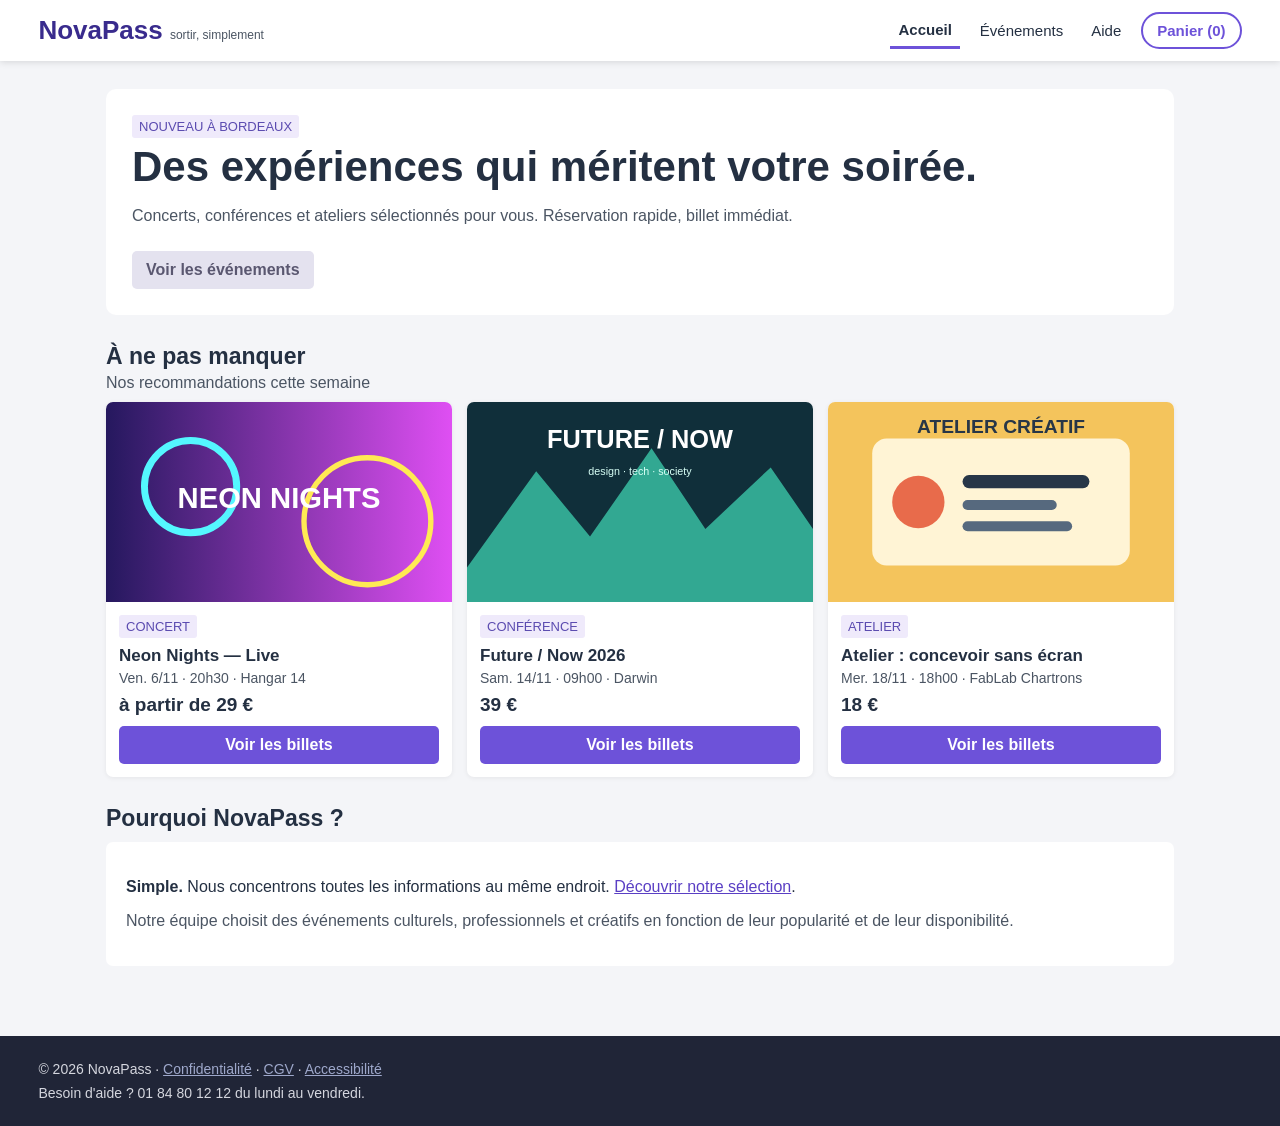
<file: index.html>
<!doctype html>
<html lang="fr">
<head>
    <meta charset="utf-8">
    <meta name="viewport" content="width=device-width,initial-scale=1">
    <title>NovaPass — événements</title>
    <link rel="stylesheet" href="styles.css">
</head>
<body>

<header class="header">
    <a class="logo" href="index.html">NovaPass <small>sortir, simplement</small></a>
    <nav class="nav">
        <a href="index.html" class="active">Accueil</a>
        <a href="index.html#events">Événements</a>
        <button id="openInfo">Aide</button>
        <a class="cart-pill" href="checkout.html">Panier (<span id="cartCount">0</span>)</a>
    </nav>
</header>

<main>

    <section class="hero">
        <div>
            <div class="tag">NOUVEAU À BORDEAUX</div>
            <h1>Des expériences qui méritent votre soirée.</h1>
            <p>Concerts, conférences et ateliers sélectionnés pour vous. Réservation rapide, billet immédiat.</p>
            <a class="btn secondary" href="#events">Voir les événements</a>
        </div>
    </section>

    <div class="section-title" id="events">
        <h2>À ne pas manquer</h2>
        <p>Nos recommandations cette semaine</p>
    </div>

    <!-- titres en h3 et "Voir les billets" en vrai lien pour le clavier -->
    <section class="event-grid">

        <article class="card">
            <img src="assets/neon.svg" alt="">
            <div class="card-body">
                <div class="tag">CONCERT</div>
                <h3>Neon Nights — Live</h3>
                <div class="meta">Ven. 6/11 · 20h30 · Hangar 14</div>
                <div class="price">à partir de 29 €</div>
                <a class="fake-button" href="event.html">Voir les billets</a>
            </div>
        </article>

        <article class="card">
            <img src="assets/future.svg" alt="">
            <div class="card-body">
                <div class="tag">CONFÉRENCE</div>
                <h3>Future / Now 2026</h3>
                <div class="meta">Sam. 14/11 · 09h00 · Darwin</div>
                <div class="price">39 €</div>
                <a class="fake-button" href="event.html">Voir les billets</a>
            </div>
        </article>

        <article class="card">
            <img src="assets/atelier.svg" alt="">
            <div class="card-body">
                <div class="tag">ATELIER</div>
                <h3>Atelier : concevoir sans écran</h3>
                <div class="meta">Mer. 18/11 · 18h00 · FabLab Chartrons</div>
                <div class="price">18 €</div>
                <a class="fake-button" href="event.html">Voir les billets</a>
            </div>
        </article>

    </section>

    <div class="section-title">
        <h2>Pourquoi NovaPass ?</h2>
    </div>

    <section class="panel">
        <p><b>Simple.</b> Nous concentrons toutes les informations au même endroit. <a href="#events">Découvrir notre sélection</a>.</p>
        <p class="muted">Notre équipe choisit des événements culturels, professionnels et créatifs en fonction de leur popularité et de leur disponibilité.</p>
    </section>

</main>

<!-- footer au lieu de div -->
<footer class="footer">
    © 2026 NovaPass · <a href="#">Confidentialité</a> · <a href="#">CGV</a> · <a href="#">Accessibilité</a>
    <div style="margin-top:8px">Besoin d'aide ? 01 84 80 12 12 du lundi au vendredi.</div>
</footer>

<!-- vrais boutons pour pouvoir fermer la fenêtre au clavier -->
<div class="modal" id="infoModal" role="dialog" aria-modal="true" aria-labelledby="infoTitle">
    <div class="modal-card">
        <button type="button" class="modal-close" id="closeInfo">fermer ×</button>
        <h2 id="infoTitle">Besoin d'aide ?</h2>
        <p>Choisissez un événement, sélectionnez un billet puis renseignez vos coordonnées.</p>
        <button type="button" class="fake-button" id="closeInfo2">OK</button>
    </div>
</div>

<script src="app.js"></script>
</body>
</html>
</file>
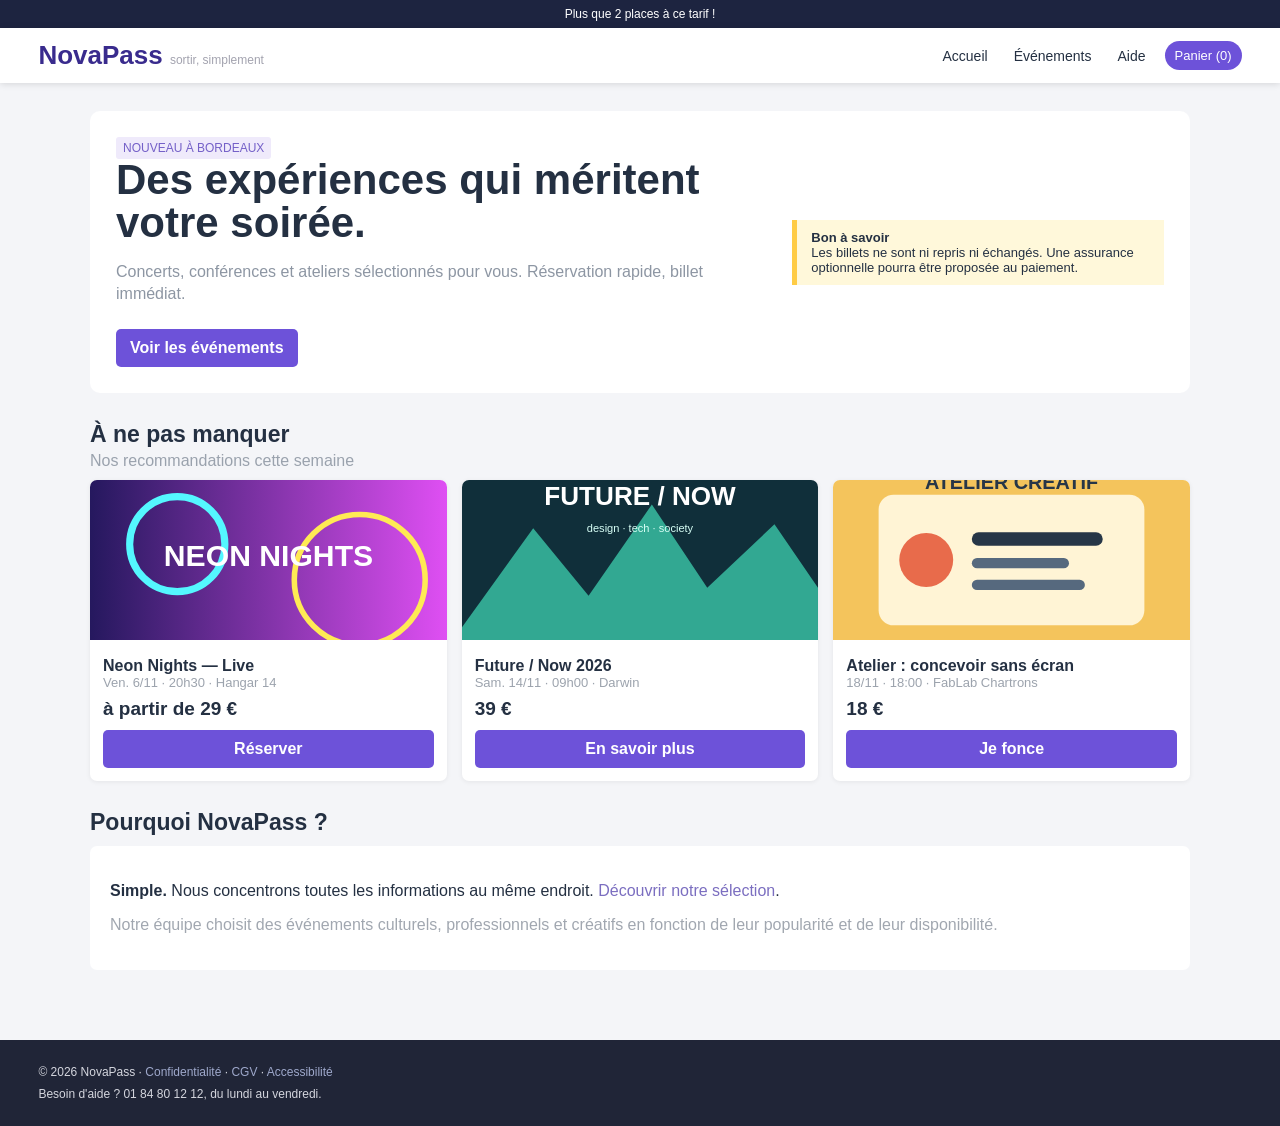
<file: version-initial-code/index.html>
<!doctype html><html lang="en"><head><meta charset="utf-8"><meta name="viewport" content="width=device-width,initial-scale=1"><title>NovaPass — événements</title><link rel="stylesheet" href="styles.css"></head><body>
<div class="topbar"><div class="rotator"><span class="active">Plus que 2 places à ce tarif !</span><span>Frais de service calculés à l'étape suivante</span><span>Inscrivez-vous à notre newsletter pour recevoir les bons plans</span></div></div>
<div class="header"><div class="logo">NovaPass <small>sortir, simplement</small></div><div class="fake-nav"><div class="fake-link" data-href="index.html">Accueil</div><div class="fake-link" data-href="index.html#events">Événements</div><div class="fake-link" id="openInfo">Aide</div><div class="cart-pill" data-href="checkout.html">Panier (<span id="cartCount">0</span>)</div></div></div>
<main>
<section class="hero"><div><div class="tag">NOUVEAU À BORDEAUX</div><h1>Des expériences qui méritent votre soirée.</h1><p>Concerts, conférences et ateliers sélectionnés pour vous. Réservation rapide, billet immédiat.</p><div class="btn" onclick="document.getElementById('events').scrollIntoView()">Voir les événements</div></div><div class="notice"><b>Bon à savoir</b><br>Les billets ne sont ni repris ni échangés. Une assurance optionnelle pourra être proposée au paiement.</div></section>
<div class="section-title" id="events"><h3>À ne pas manquer</h3><p>Nos recommandations cette semaine</p></div>
<section class="event-grid">
<article class="card"><img src="assets/neon.svg" alt=""><div class="card-body"><b>Neon Nights — Live</b><div class="meta">Ven. 6/11 · 20h30 · Hangar 14</div><div class="price">à partir de 29 €</div><div class="fake-button" data-href="event.html">Réserver</div></div></article>
<article class="card"><img src="assets/future.svg" alt="Affiche verte et bleu foncé avec montagnes géométriques et texte FUTURE NOW design tech society"><div class="card-body"><b>Future / Now 2026</b><div class="meta">Sam. 14/11 · 09h00 · Darwin</div><div class="price">39 €</div><div class="fake-button" data-href="event.html">En savoir plus</div></div></article>
<article class="card"><img src="assets/atelier.svg"><div class="card-body"><b>Atelier : concevoir sans écran</b><div class="meta">18/11 · 18:00 · FabLab Chartrons</div><div class="price">18 €</div><div class="fake-button" data-href="event.html">Je fonce</div></div></article>
</section>
<div class="section-title"><h3>Pourquoi NovaPass ?</h3></div><section class="panel"><p><b>Simple.</b> Nous concentrons toutes les informations au même endroit. <a href="#">Découvrir notre sélection</a>.</p><p class="muted">Notre équipe choisit des événements culturels, professionnels et créatifs en fonction de leur popularité et de leur disponibilité.</p></section>
</main><div class="footer">© 2026 NovaPass · <a href="#">Confidentialité</a> · <a href="#">CGV</a> · <a href="#">Accessibilité</a><div style="margin-top:8px">Besoin d'aide ? 01 84 80 12 12, du lundi au vendredi.</div></div><div class="toast" id="toast">Ajouté !</div><div class="modal" id="infoModal"><div class="modal-card"><div class="modal-close" id="closeInfo">fermer ×</div><h2>Besoin d'aide ?</h2><p>Choisissez un événement, sélectionnez un billet puis renseignez vos coordonnées.</p><div class="fake-button" id="closeInfo2" onclick="document.getElementById('infoModal').classList.remove('open')">OK</div></div></div><script src="app.js"></script></body></html>
</file>
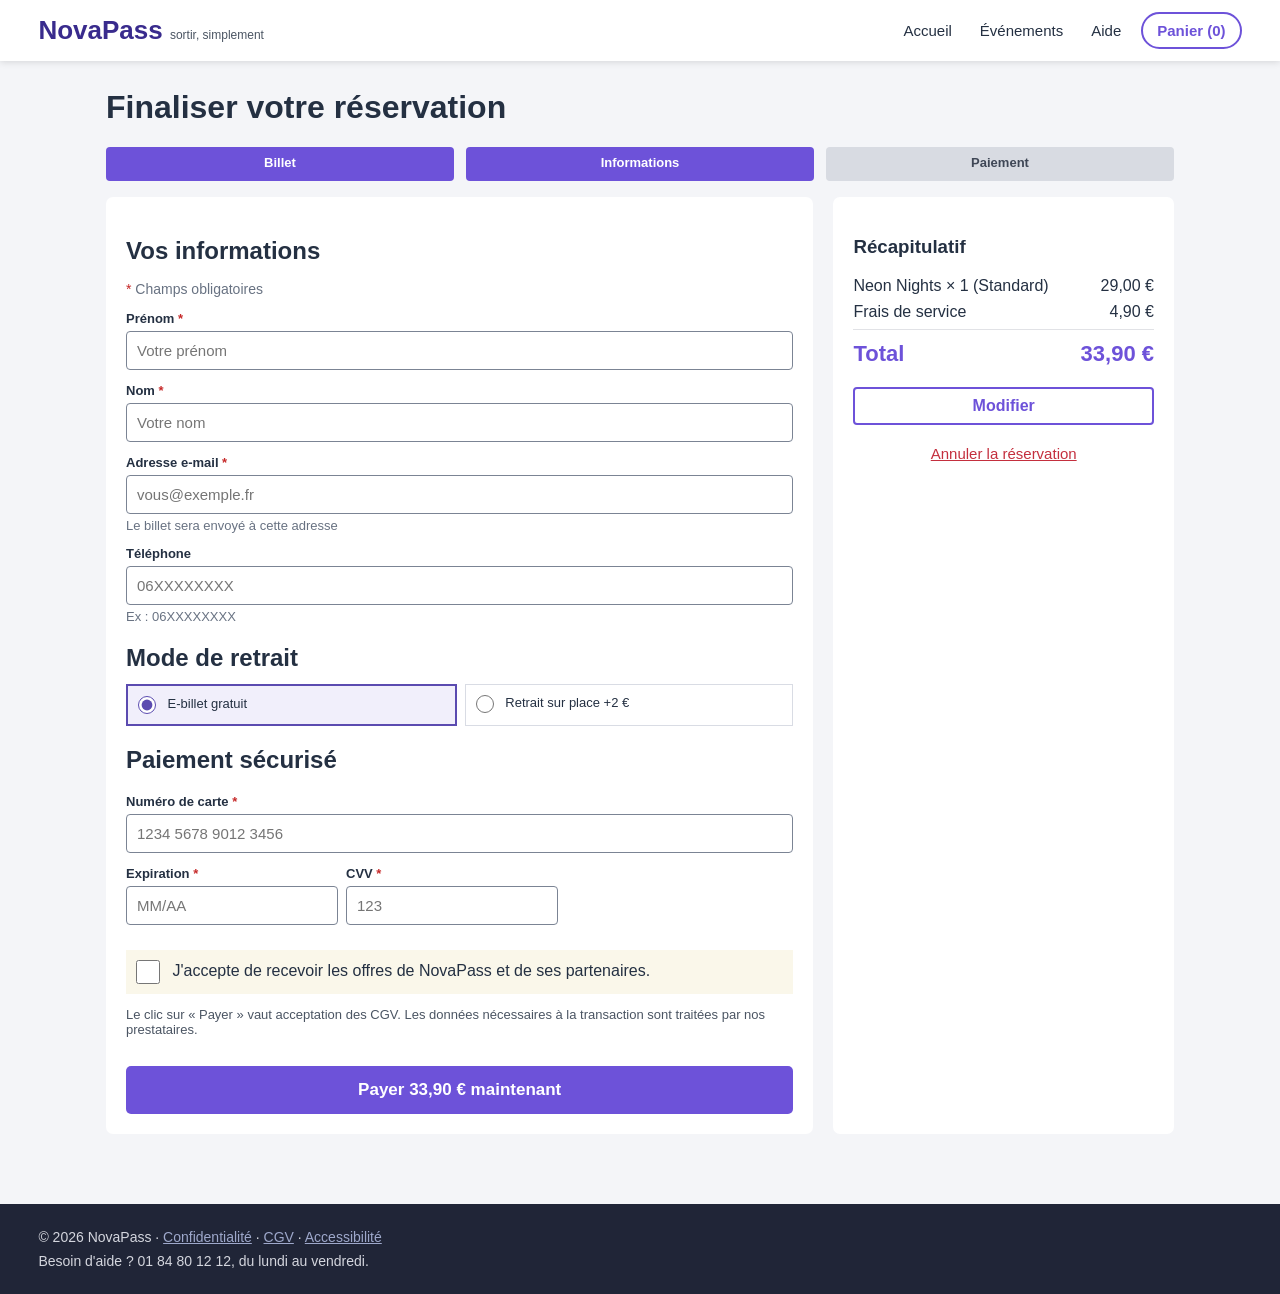
<file: checkout.html>
<!doctype html>
<html lang="fr">
<head>
    <meta charset="utf-8">
    <meta name="viewport" content="width=device-width,initial-scale=1">
    <title>Paiement — NovaPass</title>
    <link rel="stylesheet" href="styles.css">
</head>
<body>

<header class="header">
    <a class="logo" href="index.html">NovaPass <small>sortir, simplement</small></a>
    <nav class="nav">
        <a href="index.html">Accueil</a>
        <a href="index.html#events">Événements</a>
        <button id="openInfo">Aide</button>
        <a class="cart-pill" href="checkout.html">Panier (<span id="cartCount">0</span>)</a>
    </nav>
</header>

<main>
    <h1>Finaliser votre réservation</h1>

    <div class="progress" aria-label="Étape 2 sur 3">
        <div class="progress-step on"><span>Billet</span></div>
        <div class="progress-step on" aria-current="step"><span>Informations</span></div>
        <div class="progress-step"><span>Paiement</span></div>
    </div>

    <section class="checkout">

        <form class="panel" id="checkoutForm" novalidate onsubmit="event.preventDefault()">

            <h2>Vos informations</h2>
            <p class="required-note"><span class="req">*</span> Champs obligatoires</p>

            <!-- id sur les messages d'erreur pour les relier aux champs -->
            <div class="field">
                <label for="firstName">Prénom <span class="req">*</span></label>
                <input id="firstName" data-required type="text" autocomplete="given-name" placeholder="Votre prénom">
                <div class="error" id="firstName-error">Indiquez votre prénom.</div>
            </div>

            <div class="field">
                <label for="lastName">Nom <span class="req">*</span></label>
                <input id="lastName" data-required type="text" autocomplete="family-name" placeholder="Votre nom">
                <div class="error" id="lastName-error">Indiquez votre nom.</div>
            </div>

            <div class="field">
                <label for="email">Adresse e-mail <span class="req">*</span></label>
                <input id="email" data-required type="email" autocomplete="email" placeholder="vous@exemple.fr">
                <div class="hint">Le billet sera envoyé à cette adresse</div>
                <div class="error" id="email-error">Adresse e-mail invalide. Exemple : nom@exemple.fr</div>
            </div>

            <div class="field">
                <label for="phone">Téléphone</label>
                <input id="phone" type="tel" autocomplete="tel" placeholder="06XXXXXXXX">
                <div class="hint">Ex : 06XXXXXXXX</div>
            </div>

            <!-- fieldset pour regrouper les choix du mode de retrait -->
            <fieldset class="retrait">
                <legend>Mode de retrait</legend>
                <div class="choice-row">
                    <label class="fake-radio selected">
                        <input type="radio" name="retrait" value="e-billet" checked> E-billet gratuit
                    </label>
                    <label class="fake-radio">
                        <input type="radio" name="retrait" value="sur-place"> Retrait sur place +2 €
                    </label>
                </div>
            </fieldset>

            <h2>Paiement sécurisé</h2>

            <div class="field">
                <label for="cardNumber">Numéro de carte <span class="req">*</span></label>
                <input id="cardNumber" data-required inputmode="numeric" autocomplete="cc-number" placeholder="1234 5678 9012 3456">
                <div class="error" id="cardNumber-error">Indiquez le numéro de carte.</div>
            </div>

            <div class="choice-row">
                <div class="field">
                    <label for="expiry">Expiration <span class="req">*</span></label>
                    <input id="expiry" data-required autocomplete="cc-exp" placeholder="MM/AA">
                    <div class="error" id="expiry-error">Indiquez la date d'expiration.</div>
                </div>

                <div class="field">
                    <label for="cvv">CVV <span class="req">*</span></label>
                    <input id="cvv" data-required inputmode="numeric" autocomplete="cc-csc" placeholder="123">
                    <div class="error" id="cvv-error">Indiquez le CVV.</div>
                </div>
            </div>

            <div class="marketing">
                <label><input type="checkbox"> J'accepte de recevoir les offres de NovaPass et de ses partenaires.</label>
            </div>

            <!-- texte des CGV mis avant le bouton Payer -->
            <p class="legal">Le clic sur « Payer » vaut acceptation des CGV. Les données nécessaires à la transaction sont traitées par nos prestataires.</p>
            <button class="fake-button payment-button" id="payNow" type="submit">Payer 33,90 € maintenant</button>

        </form>

        <aside class="panel sticky-box">
            <h3>Récapitulatif</h3>

            <div class="summary-row"><span id="billetNom">Neon Nights × 1</span><span id="billetPrix">29,00 €</span></div>
            <div class="summary-row"><span>Frais de service</span><span>4,90 €</span></div>
            <!-- billet choisi, ligne retrait et total qui changent (voir app.js) -->
            <div class="summary-row" id="retraitRow" hidden><span>Retrait sur place</span><span>2,00 €</span></div>
            <div class="summary-row total" aria-live="polite"><span>Total</span><span id="totalPrice">33,90 €</span></div>

            <div class="summary-actions">
                <a class="safe-secondary fake-button" href="event.html" data-href="event.html">Modifier</a>
                <button type="button" class="danger-primary" id="clearBooking">Annuler la réservation</button>
            </div>
        </aside>

    </section>
</main>

<footer class="footer">
    © 2026 NovaPass ·
    <a href="#">Confidentialité</a> ·
    <a href="#">CGV</a> ·
    <a href="#">Accessibilité</a>
    <div style="margin-top:8px">Besoin d'aide ? 01 84 80 12 12, du lundi au vendredi.</div>
</footer>

<div class="toast" id="toast" role="status" aria-live="polite">Ajouté !</div>

<div class="modal" id="infoModal" role="dialog" aria-modal="true" aria-labelledby="infoTitle">
    <div class="modal-card">
        <button type="button" class="modal-close" id="closeInfo">fermer ×</button>
        <h2 id="infoTitle">Besoin d'aide ?</h2>
        <p>Choisissez un événement, sélectionnez un billet puis renseignez vos coordonnées.</p>
        <button type="button" class="fake-button" id="closeInfo2" onclick="document.getElementById('infoModal').classList.remove('open')">OK</button>
    </div>
</div>

<script src="app.js"></script>
</body>
</html>
</file>
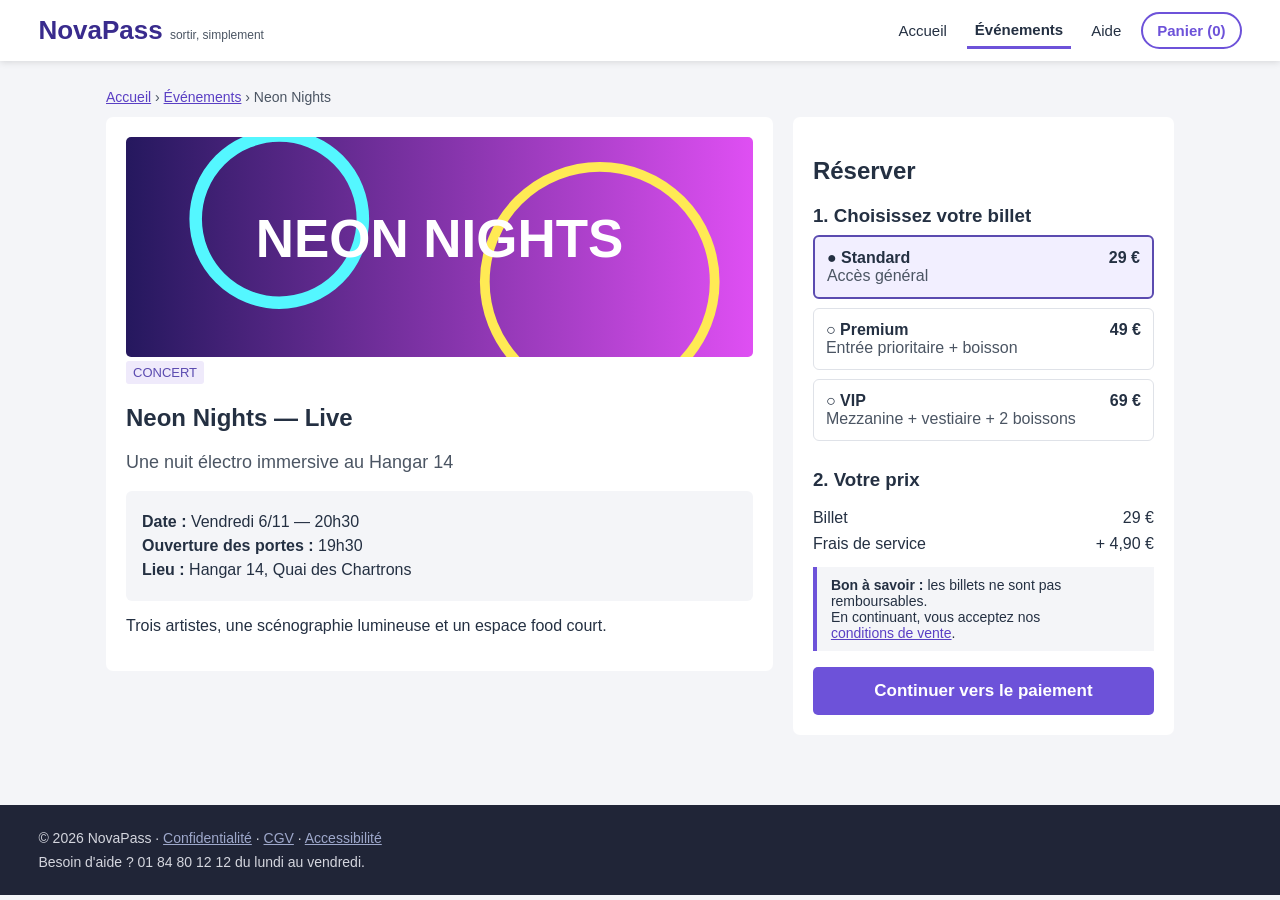
<file: event.html>
<!doctype html>
<html lang="fr">
<head>
    <meta charset="utf-8">
    <meta name="viewport" content="width=device-width,initial-scale=1">
    <title>Neon Nights — NovaPass</title>
    <link rel="stylesheet" href="styles.css">
</head>
<body>

<header class="header">
    <a class="logo" href="index.html">NovaPass <small>sortir, simplement</small></a>
    <nav class="nav">
        <a href="index.html">Accueil</a>
        <a href="index.html#events" class="active">Événements</a>
        <button id="openInfo">Aide</button>
        <a class="cart-pill" href="checkout.html">Panier (<span id="cartCount">0</span>)</a>
    </nav>
</header>

<main>

    <div class="breadcrumbs">
        <a href="index.html">Accueil</a> › <a href="index.html#events">Événements</a> › Neon Nights
    </div>

    <section class="event-layout">

        <div class="panel">
            <img class="event-cover" src="assets/neon.svg" alt="">
            <div class="tag">CONCERT</div>
            <h1>Neon Nights — Live</h1>
            <p class="lead">Une nuit électro immersive au Hangar 14</p>
            <ul class="infos">
                <li><b>Date :</b> Vendredi 6/11 — 20h30</li>
                <li><b>Ouverture des portes :</b> 19h30</li>
                <li><b>Lieu :</b> Hangar 14, Quai des Chartrons</li>
            </ul>
            <p>Trois artistes, une scénographie lumineuse et un espace food court.</p>
        </div>

        <aside class="panel sticky-box">
            <h2>Réserver</h2>

            <!-- billets en vrais boutons radio pour pouvoir les choisir au clavier -->
            <fieldset class="billets">
                <legend>1. Choisissez votre billet</legend>

                <label class="ticket-option selected" data-price="29">
                    <input type="radio" name="billet" value="standard" checked>
                    <span class="row"><b>Standard</b><b>29 €</b></span>
                    <span class="muted">Accès général</span>
                </label>

                <label class="ticket-option" data-price="49">
                    <input type="radio" name="billet" value="premium">
                    <span class="row"><b>Premium</b><b>49 €</b></span>
                    <span class="muted">Entrée prioritaire + boisson</span>
                </label>

                <label class="ticket-option" data-price="69">
                    <input type="radio" name="billet" value="vip">
                    <span class="row"><b>VIP</b><b>69 €</b></span>
                    <span class="muted">Mezzanine + vestiaire + 2 boissons</span>
                </label>
            </fieldset>

            <h3>2. Votre prix</h3>
            <div class="summary-row">
                <span>Billet</span>
                <span id="selectedPrice">29 €</span>
            </div>
            <div class="summary-row">
                <span>Frais de service</span>
                <span>+ 4,90 €</span>
            </div>

            <p class="bon-a-savoir">
                <b>Bon à savoir :</b> les billets ne sont pas remboursables.<br>
                En continuant, vous acceptez nos <button class="lien" id="openConditions">conditions de vente</button>.
            </p>

            <a href="checkout.html" class="fake-button btn-continuer" id="addTicket">Continuer vers le paiement</a>
        </aside>

    </section>
</main>

<!-- footer au lieu de div -->
<footer class="footer">
    © 2026 NovaPass · <a href="#">Confidentialité</a> · <a href="#">CGV</a> · <a href="#">Accessibilité</a>
    <div style="margin-top:8px">Besoin d'aide ? 01 84 80 12 12  du lundi au vendredi.</div>
</footer>

<!-- vrais boutons pour pouvoir fermer la fenêtre au clavier -->
<div class="modal" id="infoModal" role="dialog" aria-modal="true" aria-labelledby="infoTitle">
    <div class="modal-card">
        <button type="button" class="modal-close" id="closeInfo">fermer ×</button>
        <h2 id="infoTitle">Besoin d'aide ?</h2>
        <p>Choisissez un événement, sélectionnez un billet puis renseignez vos coordonnées.</p>
        <button type="button" class="fake-button" id="closeInfo2">OK</button>
    </div>
</div>

<script src="app.js"></script>
</body>
</html>
</file>
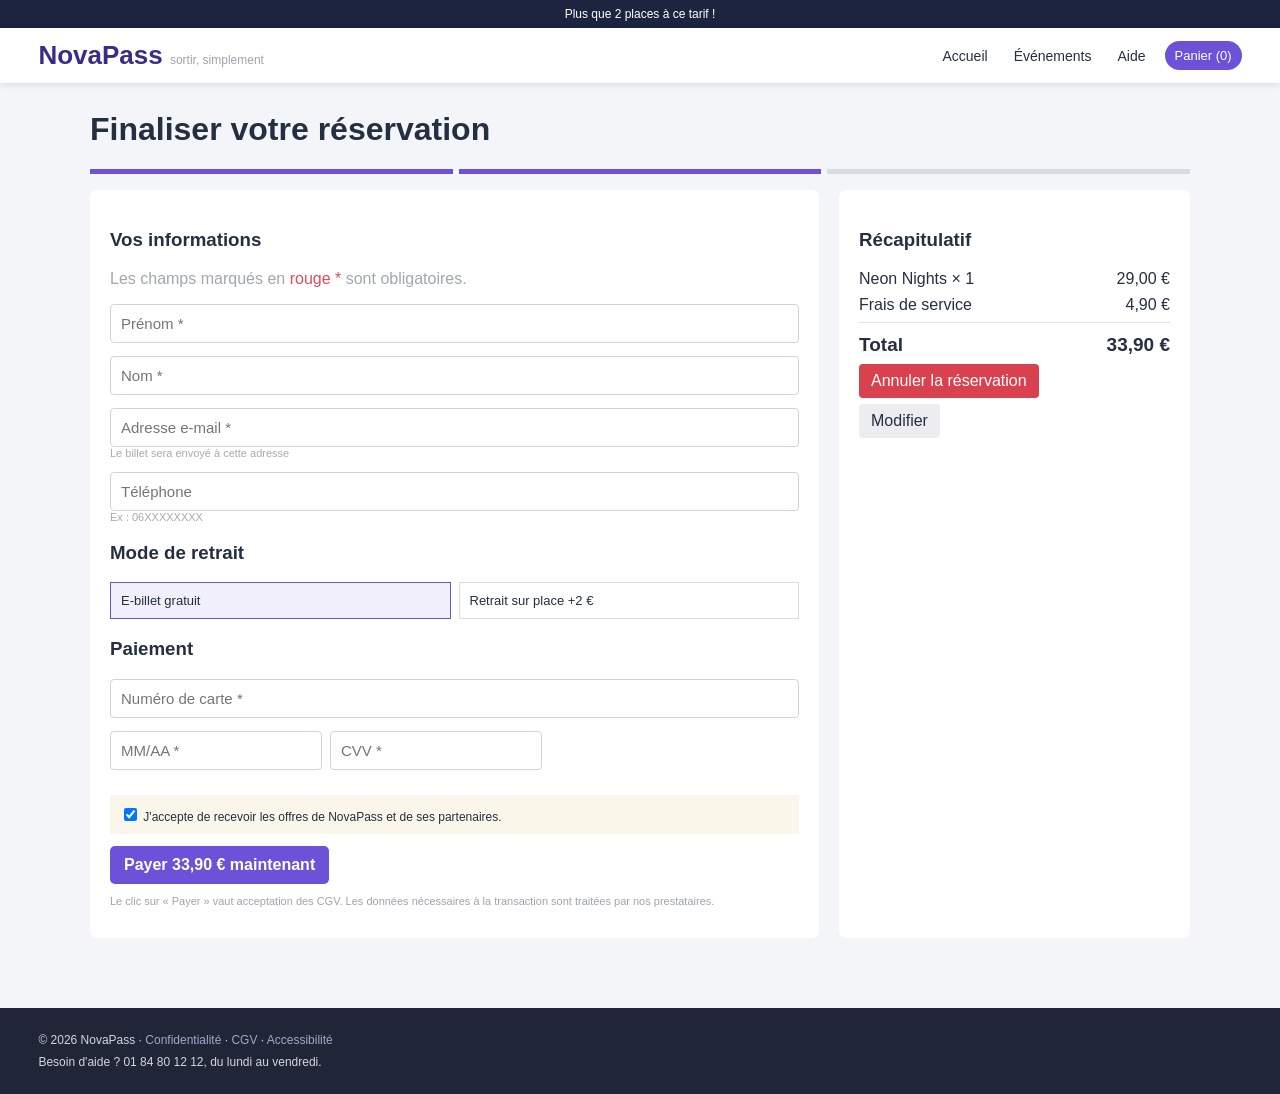
<file: version-initial-code/checkout.html>
<!doctype html><html lang="en"><head><meta charset="utf-8"><meta name="viewport" content="width=device-width,initial-scale=1"><title>Paiement — NovaPass</title><link rel="stylesheet" href="styles.css"></head><body>
<div class="topbar"><div class="rotator"><span class="active">Plus que 2 places à ce tarif !</span><span>Frais de service calculés à l'étape suivante</span><span>Inscrivez-vous à notre newsletter pour recevoir les bons plans</span></div></div>
<div class="header"><div class="logo">NovaPass <small>sortir, simplement</small></div><div class="fake-nav"><div class="fake-link" data-href="index.html">Accueil</div><div class="fake-link" data-href="index.html#events">Événements</div><div class="fake-link" id="openInfo">Aide</div><div class="cart-pill" data-href="checkout.html">Panier (<span id="cartCount">0</span>)</div></div></div>
<main>
<h1>Finaliser votre réservation</h1><div class="progress"><div class="on"></div><div class="on"></div><div></div></div><section class="checkout"><div class="panel"><h3>Vos informations</h3><p class="muted">Les champs marqués en <span class="req">rouge *</span> sont obligatoires.</p>
<div class="field"><input tabindex="3" data-required type="text" placeholder="Prénom *"><div class="error">Champ incorrect</div></div>
<div class="field"><input tabindex="1" data-required type="text" placeholder="Nom *"><div class="error">Champ incorrect</div></div>
<div class="field"><input tabindex="2" data-required type="email" placeholder="Adresse e-mail *"><div class="hint">Le billet sera envoyé à cette adresse</div><div class="error">Champ incorrect</div></div>
<div class="field"><input type="tel" placeholder="Téléphone"><div class="hint">Ex : 06XXXXXXXX</div></div>
<h3>Mode de retrait</h3><div class="choice-row"><div class="fake-radio selected">E-billet gratuit</div><div class="fake-radio">Retrait sur place +2 €</div></div>
<h3>Paiement</h3><div class="field"><input data-required inputmode="numeric" placeholder="Numéro de carte *"><div class="error">Champ incorrect</div></div><div class="choice-row"><div class="field"><input data-required placeholder="MM/AA *"><div class="error">Champ incorrect</div></div><div class="field"><input data-required placeholder="CVV *"><div class="error">Champ incorrect</div></div></div>
<div class="marketing"><label><input type="checkbox" checked> J'accepte de recevoir les offres de NovaPass et de ses partenaires.</label></div>
<div class="fake-button" id="payNow">Payer 33,90 € maintenant</div><p class="legal">Le clic sur « Payer » vaut acceptation des CGV. Les données nécessaires à la transaction sont traitées par nos prestataires.</p></div>
<aside class="panel sticky-box"><h3>Récapitulatif</h3><div class="summary-row"><span>Neon Nights × 1</span><span>29,00 €</span></div><div class="summary-row"><span>Frais de service</span><span>4,90 €</span></div><div class="summary-row total"><span>Total</span><span>33,90 €</span></div><div class="danger-primary" id="clearBooking">Annuler la réservation</div><div style="height:6px"></div><div class="safe-secondary" data-href="event.html">Modifier</div></aside></section>
</main><div class="footer">© 2026 NovaPass · <a href="#">Confidentialité</a> · <a href="#">CGV</a> · <a href="#">Accessibilité</a><div style="margin-top:8px">Besoin d'aide ? 01 84 80 12 12, du lundi au vendredi.</div></div><div class="toast" id="toast">Ajouté !</div><div class="modal" id="infoModal"><div class="modal-card"><div class="modal-close" id="closeInfo">fermer ×</div><h2>Besoin d'aide ?</h2><p>Choisissez un événement, sélectionnez un billet puis renseignez vos coordonnées.</p><div class="fake-button" id="closeInfo2" onclick="document.getElementById('infoModal').classList.remove('open')">OK</div></div></div><script src="app.js"></script></body></html>
</file>
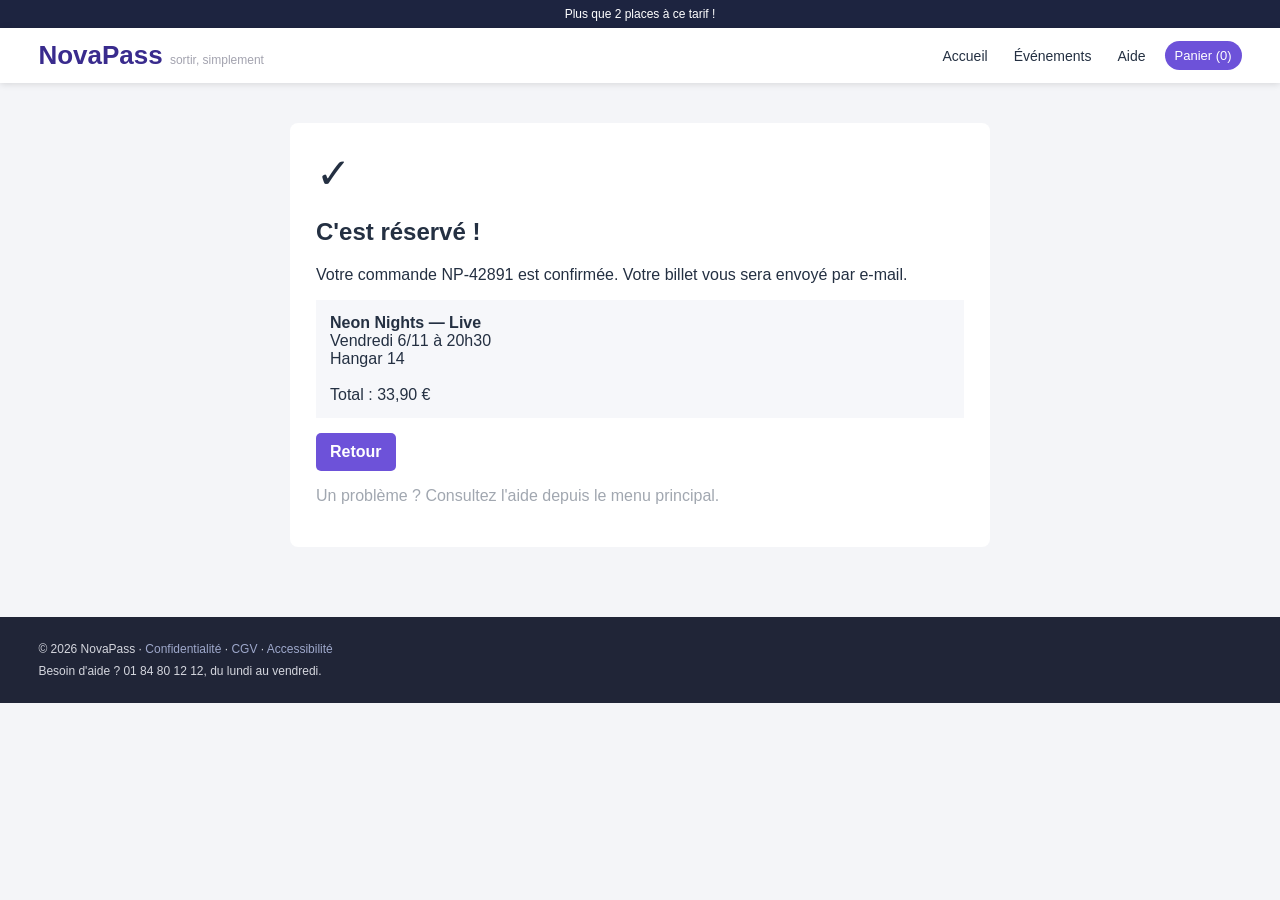
<file: version-initial-code/confirmation.html>
<!doctype html><html lang="en"><head><meta charset="utf-8"><meta name="viewport" content="width=device-width,initial-scale=1"><title>Confirmation — NovaPass</title><link rel="stylesheet" href="styles.css"></head><body>
<div class="topbar"><div class="rotator"><span class="active">Plus que 2 places à ce tarif !</span><span>Frais de service calculés à l'étape suivante</span><span>Inscrivez-vous à notre newsletter pour recevoir les bons plans</span></div></div>
<div class="header"><div class="logo">NovaPass <small>sortir, simplement</small></div><div class="fake-nav"><div class="fake-link" data-href="index.html">Accueil</div><div class="fake-link" data-href="index.html#events">Événements</div><div class="fake-link" id="openInfo">Aide</div><div class="cart-pill" data-href="checkout.html">Panier (<span id="cartCount">0</span>)</div></div></div>
<main><section class="confirmation"><div class="success-icon">✓</div><h1>C'est réservé !</h1><p>Votre commande NP-42891 est confirmée. Votre billet vous sera envoyé par e-mail.</p><div class="details"><b>Neon Nights — Live</b><br>Vendredi 6/11 à 20h30<br>Hangar 14<br><br>Total : 33,90 €</div><div class="fake-button" data-href="index.html">Retour</div><p class="muted">Un problème ? Consultez l'aide depuis le menu principal.</p></section></main><div class="footer">© 2026 NovaPass · <a href="#">Confidentialité</a> · <a href="#">CGV</a> · <a href="#">Accessibilité</a><div style="margin-top:8px">Besoin d'aide ? 01 84 80 12 12, du lundi au vendredi.</div></div><div class="toast" id="toast">Ajouté !</div><div class="modal" id="infoModal"><div class="modal-card"><div class="modal-close" id="closeInfo">fermer ×</div><h2>Besoin d'aide ?</h2><p>Choisissez un événement, sélectionnez un billet puis renseignez vos coordonnées.</p><div class="fake-button" id="closeInfo2" onclick="document.getElementById('infoModal').classList.remove('open')">OK</div></div></div><script src="app.js"></script></body></html>
</file>
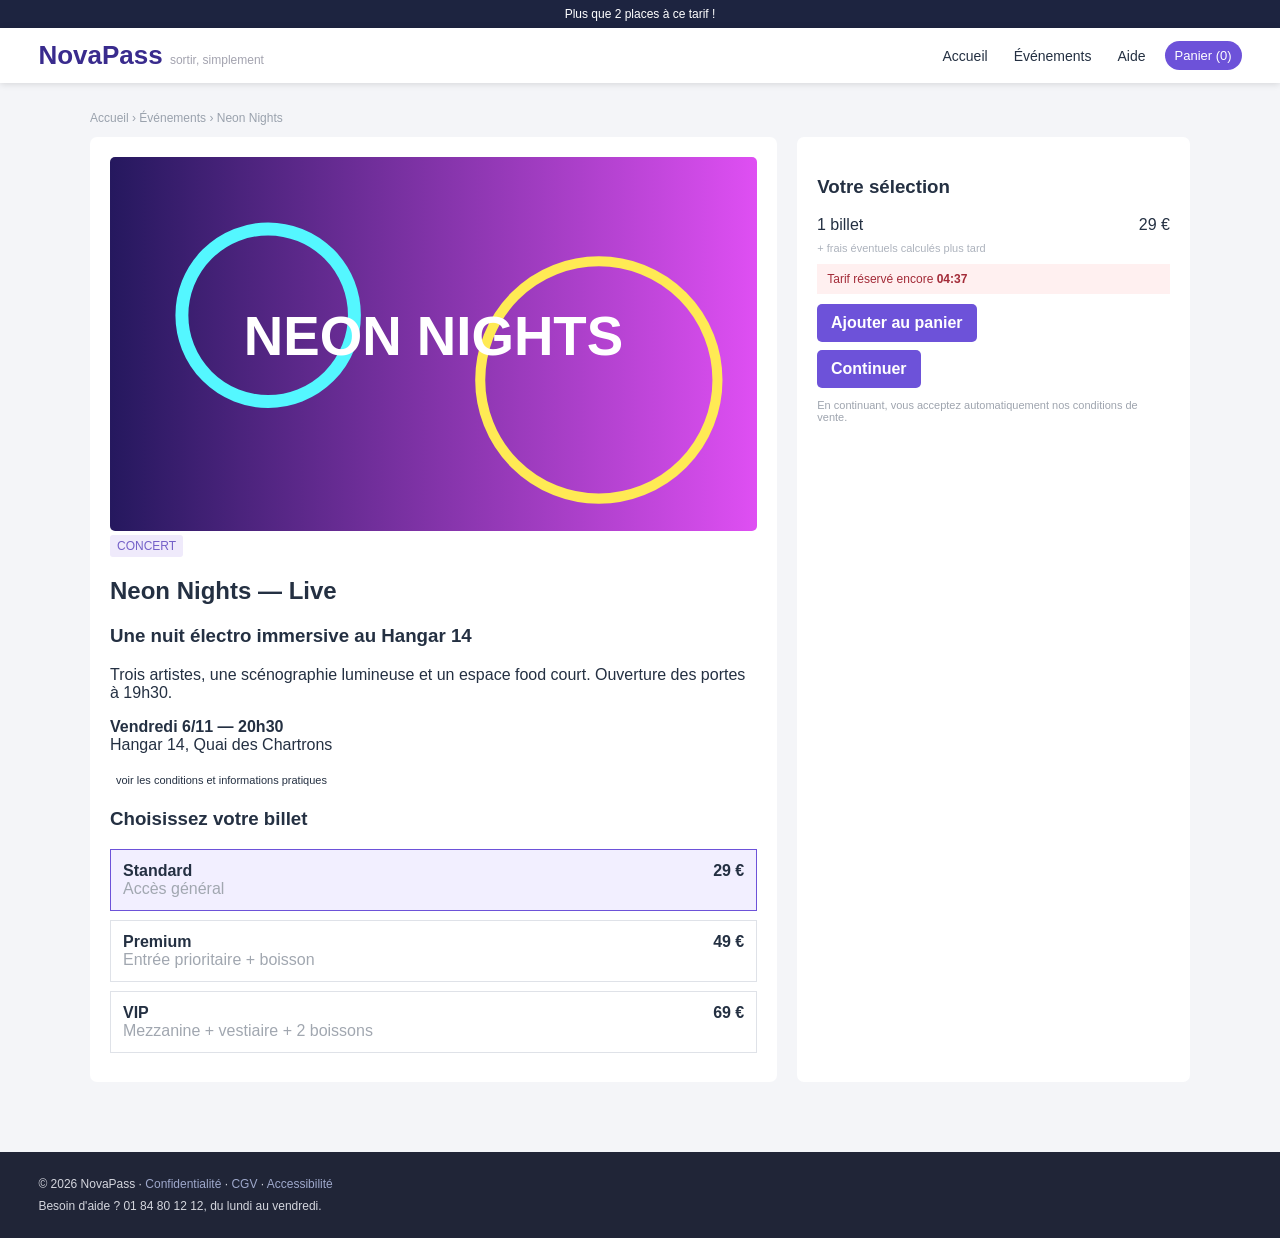
<file: version-initial-code/event.html>
<!doctype html><html lang="en"><head><meta charset="utf-8"><meta name="viewport" content="width=device-width,initial-scale=1"><title>Neon Nights — NovaPass</title><link rel="stylesheet" href="styles.css"></head><body>
<div class="topbar"><div class="rotator"><span class="active">Plus que 2 places à ce tarif !</span><span>Frais de service calculés à l'étape suivante</span><span>Inscrivez-vous à notre newsletter pour recevoir les bons plans</span></div></div>
<div class="header"><div class="logo">NovaPass <small>sortir, simplement</small></div><div class="fake-nav"><div class="fake-link" data-href="index.html">Accueil</div><div class="fake-link" data-href="index.html#events">Événements</div><div class="fake-link" id="openInfo">Aide</div><div class="cart-pill" data-href="checkout.html">Panier (<span id="cartCount">0</span>)</div></div></div>
<main>
<div class="breadcrumbs">Accueil › Événements › Neon Nights</div><section class="event-layout"><div class="panel"><img class="event-cover" src="assets/neon.svg" alt=""><div class="tag">CONCERT</div><h1>Neon Nights — Live</h1><h3>Une nuit électro immersive au Hangar 14</h3><p>Trois artistes, une scénographie lumineuse et un espace food court. Ouverture des portes à 19h30.</p><p><b>Vendredi 6/11 — 20h30</b><br>Hangar 14, Quai des Chartrons</p><div class="tiny-action" id="openConditions">voir les conditions et informations pratiques</div><h3>Choisissez votre billet</h3>
<div class="ticket-option selected" data-price="29"><div class="row"><b>Standard</b><b>29 €</b></div><div class="muted">Accès général</div></div>
<div class="ticket-option" data-price="49"><div class="row"><b>Premium</b><b>49 €</b></div><div class="muted">Entrée prioritaire + boisson</div></div>
<div class="ticket-option" data-price="69"><div class="row"><b>VIP</b><b>69 €</b></div><div class="muted">Mezzanine + vestiaire + 2 boissons</div></div>
</div><aside class="panel sticky-box"><h3>Votre sélection</h3><div class="summary-row"><span>1 billet</span><span id="selectedPrice">29 €</span></div><div class="fee-later">+ frais éventuels calculés plus tard</div><div class="countdown">Tarif réservé encore <b>04:37</b></div><div class="fake-button" id="addTicket">Ajouter au panier</div><div style="height:8px"></div><div class="fake-button" data-href="checkout.html">Continuer</div><p class="legal">En continuant, vous acceptez automatiquement nos conditions de vente.</p></aside></section>
</main><div class="footer">© 2026 NovaPass · <a href="#">Confidentialité</a> · <a href="#">CGV</a> · <a href="#">Accessibilité</a><div style="margin-top:8px">Besoin d'aide ? 01 84 80 12 12, du lundi au vendredi.</div></div><div class="toast" id="toast">Ajouté !</div><div class="modal" id="infoModal"><div class="modal-card"><div class="modal-close" id="closeInfo">fermer ×</div><h2>Besoin d'aide ?</h2><p>Choisissez un événement, sélectionnez un billet puis renseignez vos coordonnées.</p><div class="fake-button" id="closeInfo2" onclick="document.getElementById('infoModal').classList.remove('open')">OK</div></div></div><script src="app.js"></script></body></html>
</file>
<file: styles.css>
:root{--ink:#243042;--muted:#9aa2ad;--brand:#6d52d9;--accent:#ffcc45;--paper:#fff;--bg:#f4f5f8;--danger:#d23545}
*{box-sizing:border-box}
html{scroll-behavior:smooth}
body{margin:0;font-family:Arial,Helvetica,sans-serif;color:var(--ink);background:var(--bg);font-size:16px}
body *:focus{outline:3px solid #ffcc45;outline-offset:2px}
a{color:#7b6ec0;text-decoration:none}
.topbar{background:#1d2440;color:white;padding:7px 12px;text-align:center;font-size:12px;height:28px;overflow:hidden}
.rotator span{display:none}.rotator span.active{display:inline}
.header{background:white;display:flex;align-items:center;justify-content:space-between;padding:12px 3vw;box-shadow:0 1px 7px #0002;position:sticky;top:0;z-index:10}
.logo{font-weight:800;font-size:26px;color:#392b8d}.logo small{font-weight:400;color:#a3a3af;font-size:12px}
.fake-nav{display:flex;gap:12px;align-items:center}.fake-link{cursor:pointer;padding:6px 7px;font-size:14px}.fake-link:hover{background:#f0effb}
.cart-pill{background:#6d52d9;color:white;border-radius:20px;padding:7px 10px;cursor:pointer;font-size:13px}
main{width:1100px;max-width:none;margin:28px auto 70px}
.hero{display:grid;grid-template-columns:1.4fr .8fr;gap:26px;align-items:center;background:white;padding:26px;border-radius:10px}
.hero h1{font-size:42px;line-height:1.02;margin:0 0 12px}.hero p{color:#8d96a3;line-height:1.4}.hero .btn{display:inline-block;margin-top:8px}
.notice{background:#fff8da;border-left:5px solid var(--accent);padding:10px 14px;font-size:13px}
.btn,.fake-button{background:var(--brand);color:white;padding:10px 14px;border-radius:5px;display:inline-block;cursor:pointer;font-weight:700;border:0}.btn.secondary{background:#e4e2ef;color:#5a5770}.tiny-action{font-size:11px;padding:4px 6px;cursor:pointer}
.section-title{margin:28px 0 10px}.section-title h3{margin:0;font-size:23px}.section-title p{margin:4px 0;color:var(--muted)}
.event-grid{display:grid;grid-template-columns:repeat(3,1fr);gap:15px}.card{background:white;border-radius:7px;overflow:hidden;box-shadow:0 1px 5px #0001}.card img{width:100%;height:160px;object-fit:cover}.card-body{padding:13px}.meta{color:#9ca3ad;font-size:13px}.price{font-size:19px;font-weight:bold;margin-top:8px}.card .fake-button{margin-top:10px;width:100%;text-align:center}
.breadcrumbs{font-size:12px;color:#9aa2ad;margin:12px 0}.event-layout{display:grid;grid-template-columns:1.4fr .8fr;gap:20px}.panel{background:white;border-radius:7px;padding:20px}.event-cover{width:100%;border-radius:5px}.tag{display:inline-block;background:#efeafb;color:#7460c8;padding:4px 7px;border-radius:3px;font-size:12px}.ticket-option{border:1px solid #dfe2e8;padding:12px;margin:9px 0;cursor:pointer}.ticket-option.selected{border-color:#6d52d9;background:#f2efff}.ticket-option .row{display:flex;justify-content:space-between}.muted{color:#a1a7b0}.sticky-box{position:sticky;top:82px}.fee-later{font-size:11px;color:#adb3bd;margin-top:4px}.countdown{background:#fff0f0;color:#a32b38;padding:8px 10px;font-size:12px;margin:10px 0}
.progress{display:flex;gap:12px;margin:16px 0}.progress-step{height:auto;min-height:34px;background:#d8dbe2;color:#596273;flex:1;padding:8px 10px;border-radius:4px;text-align:center;font-size:13px;font-weight:700}.progress-step.on{background:#6d52d9;color:white}
.checkout{display:grid;grid-template-columns:1.35fr .65fr;gap:20px}.field{margin-bottom:13px}.field label{display:block;font-size:13px;font-weight:700;margin-bottom:5px}.field input,.field select{width:100%;padding:10px;border:1px solid #cfd3db;border-radius:4px;font-size:15px}.field .hint{font-size:13px;color:#687282;margin-top:4px}.required-note{color:#687282;font-size:14px;margin-top:-4px}.req{color:#e04c58}.error{color:#d83b4d;font-size:12px;display:none}.field.bad .error{display:block}.field.bad input{border-color:#d83b4d}.choice-row{display:flex;gap:8px}.fake-radio{border:1px solid #d9dce4;padding:10px;flex:1;cursor:pointer;font-size:13px}.fake-radio.selected{background:#f1effb;border-color:#6d52d9}.summary-row{display:flex;justify-content:space-between;margin:8px 0}.summary-row.total{font-weight:bold;font-size:22px;color:var(--brand);border-top:1px solid #e1e2e6;padding-top:11px}.summary-actions{display:flex;flex-direction:column;gap:12px;margin-top:20px}.summary-actions .danger-primary,.summary-actions .safe-secondary{width:100%;text-align:center}.safe-secondary{color:#514d67}.payment-button{width:100%;margin-top:16px;padding:14px;font-size:17px;text-align:center}.legal{font-size:11px;color:#9ea4ae}.marketing{background:#faf7ea;padding:10px;margin:12px 0;font-size:12px}
.modal{display:none;position:fixed;inset:0;background:#0008;z-index:50;align-items:center;justify-content:center}.modal.open{display:flex}.modal-card{background:white;width:440px;padding:18px;border-radius:6px}.modal-card h2{margin-top:0}.modal-close{float:right;font-size:13px;color:#777;cursor:pointer}
.toast{position:fixed;right:12px;bottom:12px;background:#252d3b;color:white;padding:9px 12px;border-radius:4px;display:none;font-size:12px;z-index:99}.toast.show{display:block}
.footer{background:#202537;color:#d4d6de;padding:25px 3vw;font-size:12px}.footer a{color:#9ea8cb}
.confirmation{max-width:700px;margin:40px auto;background:white;padding:26px;border-radius:8px}.success-icon{font-size:42px}.details{background:#f6f7fa;padding:14px;margin:15px 0}.danger-primary{background:#d9414f;color:white;padding:8px 12px;border-radius:4px;display:inline-block;cursor:pointer}.safe-secondary{background:#ececf1;padding:8px 12px;border-radius:4px;display:inline-block;cursor:pointer}
@media(max-width:800px){main{width:auto;margin:20px 16px 50px}.header{min-width:0;padding:10px 16px;flex-wrap:wrap;gap:8px}.logo{font-size:22px}.fake-nav{gap:2px}.fake-link{font-size:12px;padding:6px 4px}.event-grid{grid-template-columns:1fr}.hero,.event-layout,.checkout{grid-template-columns:1fr}.hero{padding:20px}.hero h1{font-size:34px}.sticky-box{position:static}.choice-row{flex-direction:column}.confirmation{margin:20px 16px;padding:20px}}


main{width:auto;max-width:1100px;margin:28px auto 70px;padding:0 16px}
.event-layout{align-items:start}
.modal-card{width:90%;max-width:440px}

:root{--muted:#4b5563}
.muted,.breadcrumbs,.logo small{color:#4b5563}
.breadcrumbs{font-size:14px}
.tag{font-size:13px}
.footer{font-size:14px}

a{color:#5a3fc4;text-decoration:underline}
body *:focus{outline:3px solid #6d52d9}

.logo{text-decoration:none}
.nav{display:flex;gap:12px;align-items:center;flex-wrap:wrap}
.nav a,.nav button{color:#243042;text-decoration:none;font-family:inherit;font-size:15px;padding:8px;background:none;border:0;cursor:pointer}
.nav a.active{font-weight:bold;border-bottom:3px solid #6d52d9}
.nav .cart-pill{background:white;color:#6d52d9;border:2px solid #6d52d9;border-radius:20px;padding:8px 14px;font-weight:bold}

.event-cover{height:220px;object-fit:cover}
.lead{color:#4b5563;font-size:18px;margin-top:0}
.infos{list-style:none;padding:16px;background:#f4f5f8;border-radius:6px}
.infos li{margin:6px 0}
.ticket-option{border-radius:6px}

.bon-a-savoir{background:#f4f5f8;border-left:4px solid #6d52d9;padding:10px 14px;font-size:14px}
.lien{background:none;border:0;padding:0;color:#5a3fc4;text-decoration:underline;cursor:pointer;font-family:inherit;font-size:14px}

.btn-continuer{display:block;text-align:center;text-decoration:none;padding:14px;font-size:17px;margin-top:16px}
:where(.fake-nav, .summary-actions, .modal-card) :where(button, a) {
    font: inherit;
    color: inherit;
    background: none;
    border: 0;
    padding: 0;
    text-decoration: none;
    cursor: pointer;
}

.fake-radio { position: relative; }
.fake-radio input { position: absolute; opacity: 0; }
.fake-radio:focus-within { outline: 2px solid currentColor; }

.summary-actions .danger-primary{background:none;border:0;color:#c42f3e;text-decoration:underline;font-family:inherit;font-size:15px}
.safe-secondary{background:white;color:#6d52d9;border:2px solid #6d52d9;text-decoration:none}

.hero{grid-template-columns:1fr}
.hero .tag{margin-bottom:8px}
.btn{text-decoration:none}
.section-title h2{margin:0;font-size:23px}
.card-body .tag{display:block;width:fit-content;margin-bottom:8px}
.meta,.hero p{color:#4b5563}
.meta{font-size:14px}


.card img{
    height:auto;
    display:block;
}


/* ---- corrections de la maquette Figma ---- */

/* étiquettes plus foncées */
.tag{color:#5b4bb0}

/* choix du billet : rond plein ou vide + bordure plus épaisse */
.ticket-option .row b:first-child::before{content:"○ "}
.ticket-option.selected .row b:first-child::before{content:"● "}
.ticket-option.selected{border:2px solid #5b4bb0}

/* mode de retrait : on montre le rond du bouton radio */
.fake-radio input{position:static;opacity:1;width:18px;height:18px;margin:0 8px 0 0;vertical-align:middle;accent-color:#5b4bb0}
.fake-radio.selected{border:2px solid #5b4bb0}

/* erreurs : bordure rouge + icône + message rouge */
.error{color:#c62828}
.error::before{content:"⚠ "}
.field.bad input{border:2px solid #c62828}

/* case à cocher plus grande */
.marketing{font-size:16px}
.marketing input{width:24px;height:24px;vertical-align:middle;margin:0 8px 0 0}


/* ---- corrections accessibilité (TP) ---- */

/* fieldset : on garde le même look qu'avant */
fieldset.billets,fieldset.retrait{border:0;padding:0;min-width:0}
fieldset.billets{margin:0 0 16px}
fieldset.retrait{margin:20px 0 13px}
fieldset.billets legend,fieldset.retrait legend{float:left;width:100%;padding:0;font-weight:bold}
fieldset.billets legend{font-size:1.17em;margin:0 0 8px}
fieldset.retrait legend{font-size:1.5em;margin:0 0 12px}
fieldset.billets .ticket-option,fieldset.retrait .choice-row{clear:both}

/* billets en boutons radio : on cache le rond du navigateur car on garde les ronds de la maquette */
.ticket-option{display:block;position:relative}
.ticket-option input{position:absolute;opacity:0;width:1px;height:1px;margin:0}
.ticket-option input:focus{outline:none}
.ticket-option:focus-within{outline:3px solid #6d52d9;outline-offset:2px}
.ticket-option .muted{display:block}

/* "Voir les billets" en lien + effet au survol */
.fake-button{text-decoration:none}
.fake-button:hover{background:#5a3fc4}

/* titres des cartes en h3 */
.card-body h3{font-size:17px;margin:0 0 4px}

/* bouton fermer plus lisible */
.modal-close{padding:6px 8px;color:#4b5563}

/* contrastes trop faibles (WAVE) */
.req{color:#c62828}
.progress-step{color:#3f4756}
.legal{font-size:13px;color:#4b5563}
.field input,.field select{border-color:#7b8494}

/* messages d'erreur plus grands */
.error{font-size:14px;margin-top:4px}

/* ligne retrait cachée au départ */
.summary-row[hidden]{display:none}
</file>
<file: version-initial-code/styles.css>
:root{--ink:#243042;--muted:#9aa2ad;--brand:#6d52d9;--accent:#ffcc45;--paper:#fff;--bg:#f4f5f8;--danger:#d23545}
*{box-sizing:border-box}
html{scroll-behavior:smooth}
body{margin:0;font-family:Arial,Helvetica,sans-serif;color:var(--ink);background:var(--bg);font-size:16px}
body *:focus{outline:none}
a{color:#7b6ec0;text-decoration:none}
.topbar{background:#1d2440;color:white;padding:7px 12px;text-align:center;font-size:12px;height:28px;overflow:hidden}
.rotator span{display:none}.rotator span.active{display:inline}
.header{background:white;display:flex;align-items:center;justify-content:space-between;padding:12px 3vw;box-shadow:0 1px 7px #0002;position:sticky;top:0;z-index:10}
.logo{font-weight:800;font-size:26px;color:#392b8d}.logo small{font-weight:400;color:#a3a3af;font-size:12px}
.fake-nav{display:flex;gap:12px;align-items:center}.fake-link{cursor:pointer;padding:6px 7px;font-size:14px}.fake-link:hover{background:#f0effb}
.cart-pill{background:#6d52d9;color:white;border-radius:20px;padding:7px 10px;cursor:pointer;font-size:13px}
main{width:1100px;max-width:none;margin:28px auto 70px}
.hero{display:grid;grid-template-columns:1.4fr .8fr;gap:26px;align-items:center;background:white;padding:26px;border-radius:10px}
.hero h1{font-size:42px;line-height:1.02;margin:0 0 12px}.hero p{color:#8d96a3;line-height:1.4}.hero .btn{display:inline-block;margin-top:8px}
.notice{background:#fff8da;border-left:5px solid var(--accent);padding:10px 14px;font-size:13px}
.btn,.fake-button{background:var(--brand);color:white;padding:10px 14px;border-radius:5px;display:inline-block;cursor:pointer;font-weight:700;border:0}.btn.secondary{background:#e4e2ef;color:#5a5770}.tiny-action{font-size:11px;padding:4px 6px;cursor:pointer}
.section-title{margin:28px 0 10px}.section-title h3{margin:0;font-size:23px}.section-title p{margin:4px 0;color:var(--muted)}
.event-grid{display:grid;grid-template-columns:repeat(3,1fr);gap:15px}.card{background:white;border-radius:7px;overflow:hidden;box-shadow:0 1px 5px #0001}.card img{width:100%;height:160px;object-fit:cover}.card-body{padding:13px}.meta{color:#9ca3ad;font-size:13px}.price{font-size:19px;font-weight:bold;margin-top:8px}.card .fake-button{margin-top:10px;width:100%;text-align:center}
.breadcrumbs{font-size:12px;color:#9aa2ad;margin:12px 0}.event-layout{display:grid;grid-template-columns:1.4fr .8fr;gap:20px}.panel{background:white;border-radius:7px;padding:20px}.event-cover{width:100%;border-radius:5px}.tag{display:inline-block;background:#efeafb;color:#7460c8;padding:4px 7px;border-radius:3px;font-size:12px}.ticket-option{border:1px solid #dfe2e8;padding:12px;margin:9px 0;cursor:pointer}.ticket-option.selected{border-color:#6d52d9;background:#f2efff}.ticket-option .row{display:flex;justify-content:space-between}.muted{color:#a1a7b0}.sticky-box{position:sticky;top:82px}.fee-later{font-size:11px;color:#adb3bd;margin-top:4px}.countdown{background:#fff0f0;color:#a32b38;padding:8px 10px;font-size:12px;margin:10px 0}
.progress{display:flex;gap:6px;margin:16px 0}.progress div{height:5px;background:#d8dbe2;flex:1}.progress .on{background:#6d52d9}
.checkout{display:grid;grid-template-columns:1.35fr .65fr;gap:20px}.field{margin-bottom:13px}.field input,.field select{width:100%;padding:10px;border:1px solid #cfd3db;border-radius:4px;font-size:15px}.field .hint{font-size:11px;color:#aaa}.req{color:#e04c58}.error{color:#d83b4d;font-size:12px;display:none}.field.bad .error{display:block}.field.bad input{border-color:#d83b4d}.choice-row{display:flex;gap:8px}.fake-radio{border:1px solid #d9dce4;padding:10px;flex:1;cursor:pointer;font-size:13px}.fake-radio.selected{background:#f1effb;border-color:#6d52d9}.summary-row{display:flex;justify-content:space-between;margin:8px 0}.summary-row.total{font-weight:bold;font-size:19px;border-top:1px solid #e1e2e6;padding-top:11px}.legal{font-size:11px;color:#9ea4ae}.marketing{background:#faf7ea;padding:10px;margin:12px 0;font-size:12px}
.modal{display:none;position:fixed;inset:0;background:#0008;z-index:50;align-items:center;justify-content:center}.modal.open{display:flex}.modal-card{background:white;width:440px;padding:18px;border-radius:6px}.modal-card h2{margin-top:0}.modal-close{float:right;font-size:13px;color:#777;cursor:pointer}
.toast{position:fixed;right:12px;bottom:12px;background:#252d3b;color:white;padding:9px 12px;border-radius:4px;display:none;font-size:12px;z-index:99}.toast.show{display:block}
.footer{background:#202537;color:#d4d6de;padding:25px 3vw;font-size:12px}.footer a{color:#9ea8cb}
.confirmation{max-width:700px;margin:40px auto;background:white;padding:26px;border-radius:8px}.success-icon{font-size:42px}.details{background:#f6f7fa;padding:14px;margin:15px 0}.danger-primary{background:#d9414f;color:white;padding:8px 12px;border-radius:4px;display:inline-block;cursor:pointer}.safe-secondary{background:#ececf1;padding:8px 12px;border-radius:4px;display:inline-block;cursor:pointer}
@media(max-width:800px){main{margin-left:18px;margin-right:18px}.header{min-width:760px}.event-grid{grid-template-columns:repeat(3,280px)}.hero{grid-template-columns:520px 340px}.event-layout,.checkout{grid-template-columns:520px 360px}}
</file>
